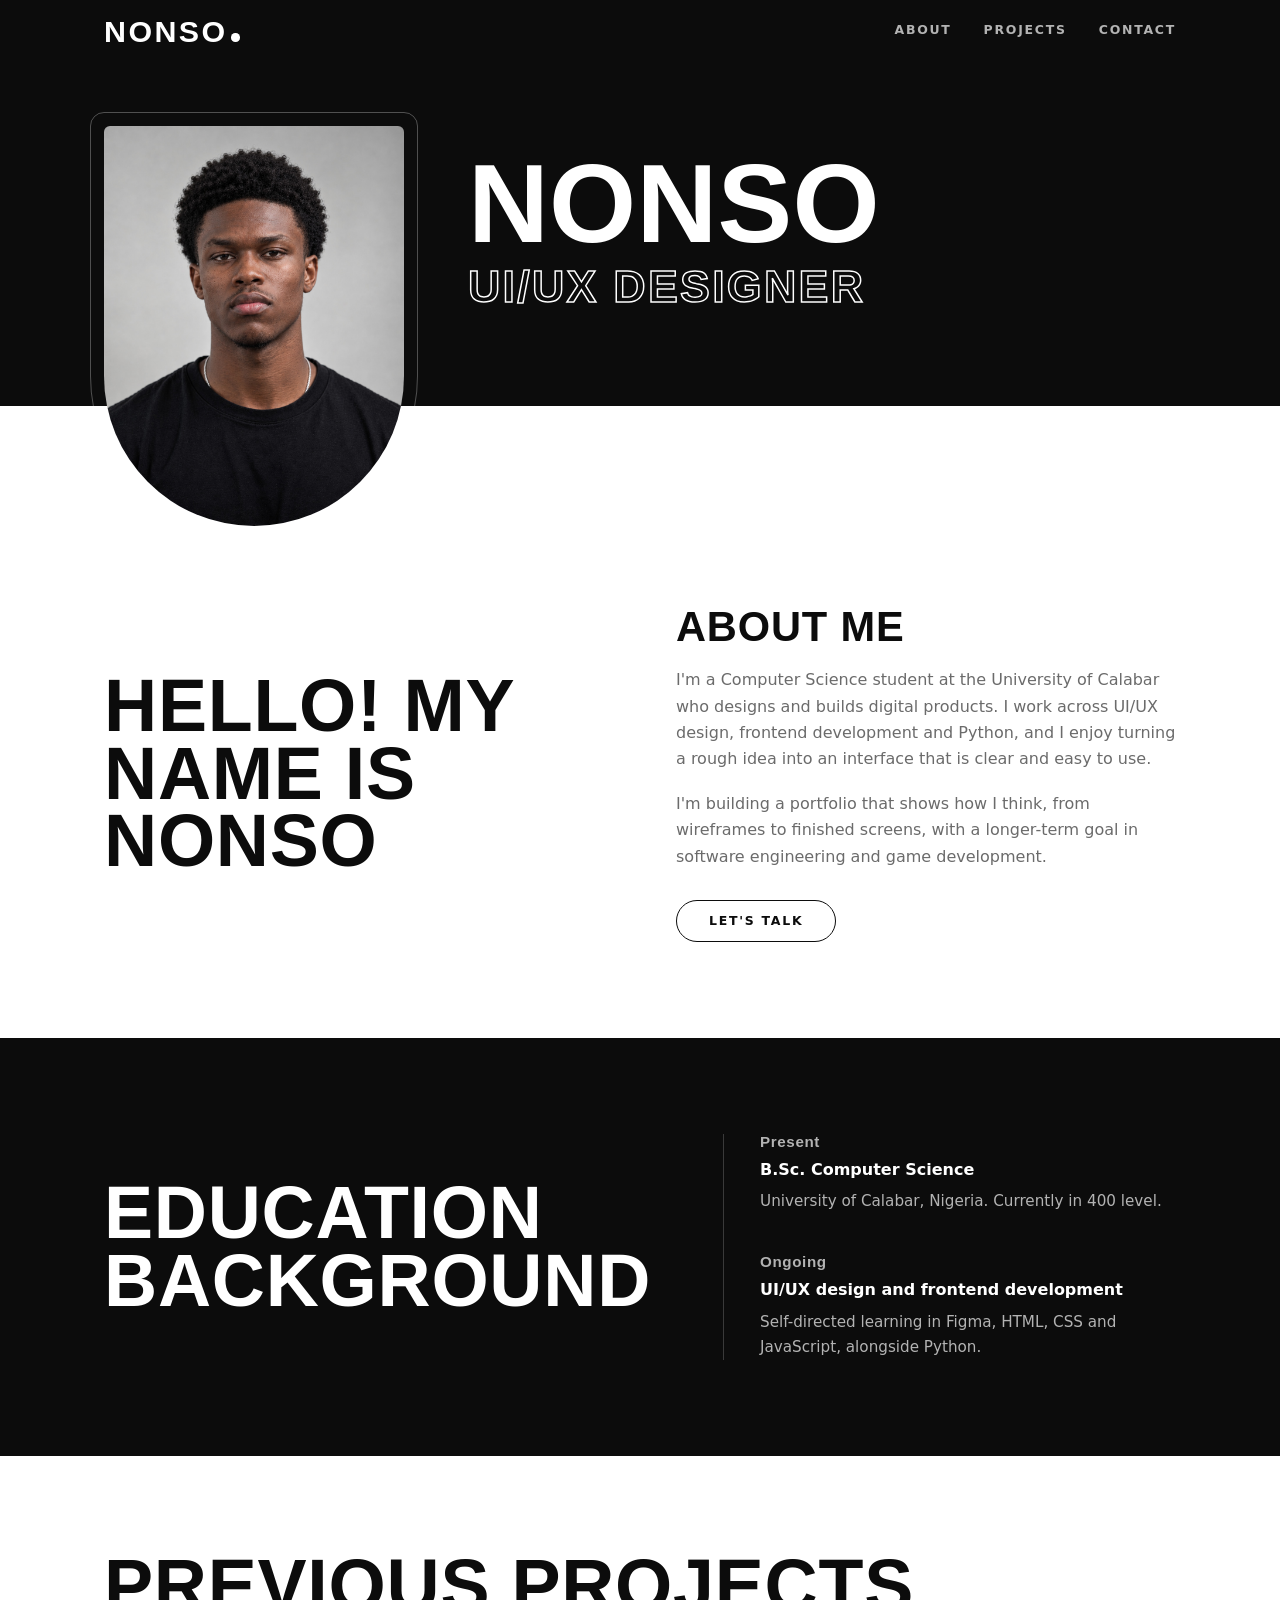
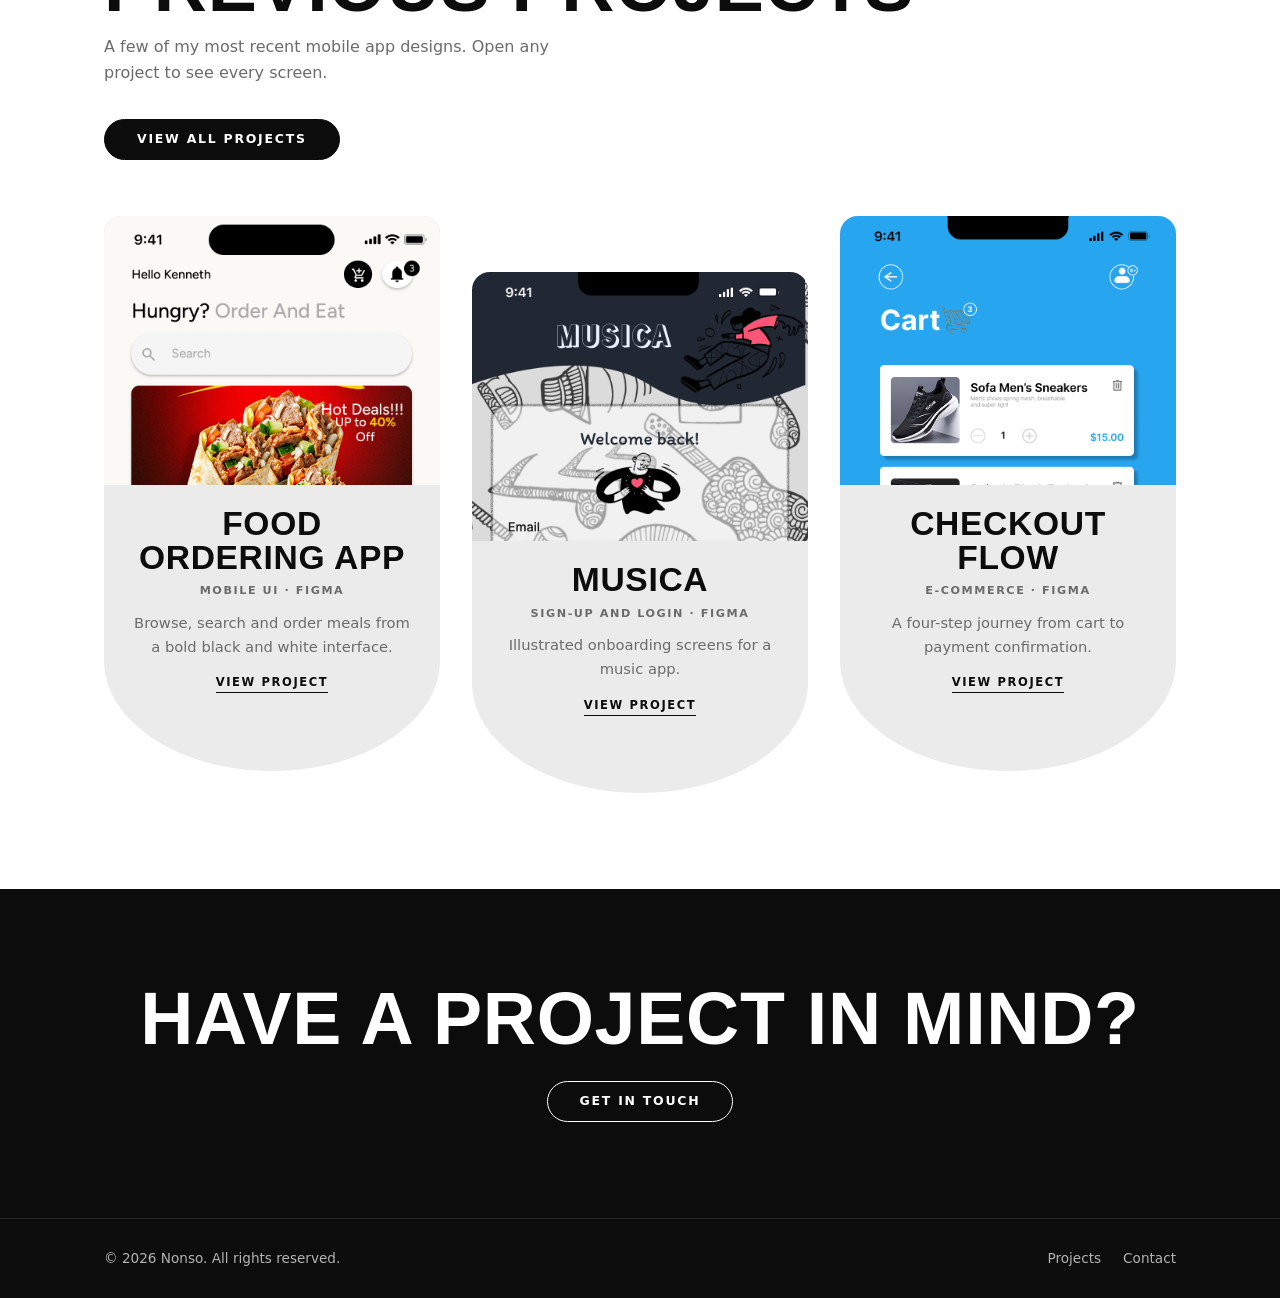
<file: index.html>
<!DOCTYPE html>
<!-- Home page. Top to bottom: header, hero, about, education, projects, call to action, footer. -->
<html lang="en">
<head>
  <meta charset="UTF-8">
  <meta name="viewport" content="width=device-width, initial-scale=1.0">
  <title>Nonso | UI/UX Designer</title>
  <meta name="description" content="Portfolio of Nonso, a UI/UX designer and frontend developer. See my projects and get in touch.">
  <link rel="stylesheet" href="style.css">
</head>
<body>
  <!-- Lets keyboard users skip the menu. Hidden until focused. -->
  <a class="skip-link" href="#main">Skip to content</a>

  <!-- Header: the same on every page. When you add a page, add its link to the nav on each page. -->
  <header class="site-header">
    <div class="header-inner">
      <a href="index.html" class="logo" aria-label="Nonso, home">Nonso<span></span></a>

      <!-- Menu button: phones only. script.js opens and closes the menu. -->
      <button class="nav-toggle" type="button" aria-expanded="false" aria-controls="site-nav" aria-label="Menu">
        <span></span><span></span><span></span>
      </button>

      <nav id="site-nav" class="site-nav" aria-label="Main">
        <a href="#about">About</a>
        <a href="projects.html">Projects</a>
        <a href="contact.html">Contact</a>
      </nav>
    </div>
  </header>

  <main id="main">

    <!-- Hero: photo on the left, name on the right. CSS draws the arch shape and the outlined role text. -->
    <section class="hero">
      <div class="hero-inner">
        <div class="hero-photo">
          <img src="images/profile_pic.jpg" alt="Portrait of Nonso" width="600" height="800">
        </div>

        <h1 class="display">
          <span class="hero-name">Nonso</span>
          <span class="hero-role">UI/UX Designer</span>
        </h1>
      </div>
    </section>

    <!-- About: the id is what the "About" menu link scrolls to. -->
    <section id="about" class="section about">
      <div class="wrap split">
        <h2 class="display">Hello! My name is Nonso</h2>

        <div>
          <h3>About me</h3>
          <p>
            I'm a Computer Science student at the University of Calabar who designs and builds
            digital products. I work across UI/UX design, frontend development and Python,
            and I enjoy turning a rough idea into an interface that is clear and easy to use.
          </p>
          <p>
            I'm building a portfolio that shows how I think, from wireframes to finished screens,
            with a longer-term goal in software engineering and game development.
          </p>
          <a class="btn" href="contact.html">Let's talk</a>
        </div>
      </div>
    </section>

    <!-- Education: to add an entry, copy one <div> inside .timeline. -->
    <section id="education" class="section dark education">
      <div class="wrap split">
        <h2 class="display">Education background</h2>

        <div class="timeline">
          <div>
            <p class="timeline-date">Present</p>
            <h3>B.Sc. Computer Science</h3>
            <p>University of Calabar, Nigeria. Currently in 400 level.</p>
          </div>

          <div>
            <p class="timeline-date">Ongoing</p>
            <h3>UI/UX design and frontend development</h3>
            <p>Self-directed learning in Figma, HTML, CSS and JavaScript, alongside Python.</p>
          </div>
        </div>
      </div>
    </section>

    <!-- Projects: each card links to a project on projects.html.
         The text after the # must match that project's id there. -->
    <section id="projects" class="section">
      <div class="wrap">

        <div class="section-head">
          <div>
            <h2 class="display">Previous projects</h2>
            <p>A few of my most recent mobile app designs. Open any project to see every screen.</p>
          </div>
          <a class="btn btn-solid" href="projects.html">View all projects</a>
        </div>

        <div class="arch-grid">

          <a class="arch-card" href="projects.html#food-app">
            <img src="images/food-app/home-fast-food.png" alt="Home screen of the food ordering app showing a promo banner and menu items" width="430" height="1433" loading="lazy">
            <div class="arch-body">
              <h3>Food Ordering App</h3>
              <p class="arch-tags">Mobile UI · Figma</p>
              <p>Browse, search and order meals from a bold black and white interface.</p>
              <span class="arch-link">View project</span>
            </div>
          </a>

          <a class="arch-card" href="projects.html#musica">
            <img src="images/musica/login.png" alt="Musica login screen with an illustrated instrument pattern background" width="430" height="932" loading="lazy">
            <div class="arch-body">
              <h3>Musica</h3>
              <p class="arch-tags">Sign-up and login · Figma</p>
              <p>Illustrated onboarding screens for a music app.</p>
              <span class="arch-link">View project</span>
            </div>
          </a>

          <a class="arch-card" href="projects.html#checkout">
            <img src="images/checkout/cart.png" alt="Shopping cart screen listing three products with a subtotal and checkout button" width="430" height="932" loading="lazy">
            <div class="arch-body">
              <h3>Checkout Flow</h3>
              <p class="arch-tags">E-commerce · Figma</p>
              <p>A four-step journey from cart to payment confirmation.</p>
              <span class="arch-link">View project</span>
            </div>
          </a>

        </div>
      </div>
    </section>

    <section class="dark cta">
      <div class="wrap">
        <h2 class="display">Have a project in mind?</h2>
        <a class="btn" href="contact.html">Get in touch</a>
      </div>
    </section>

  </main>

  <!-- Footer: script.js fills in the year. -->
  <footer class="site-footer">
    <div class="footer-inner">
      <p>&copy; <span data-year>2026</span> Nonso. All rights reserved.</p>
      <nav class="footer-links" aria-label="Footer">
        <a href="projects.html">Projects</a>
        <a href="contact.html">Contact</a>
      </nav>
    </div>
  </footer>

  <script src="script.js"></script>
</body>
</html>
</file>
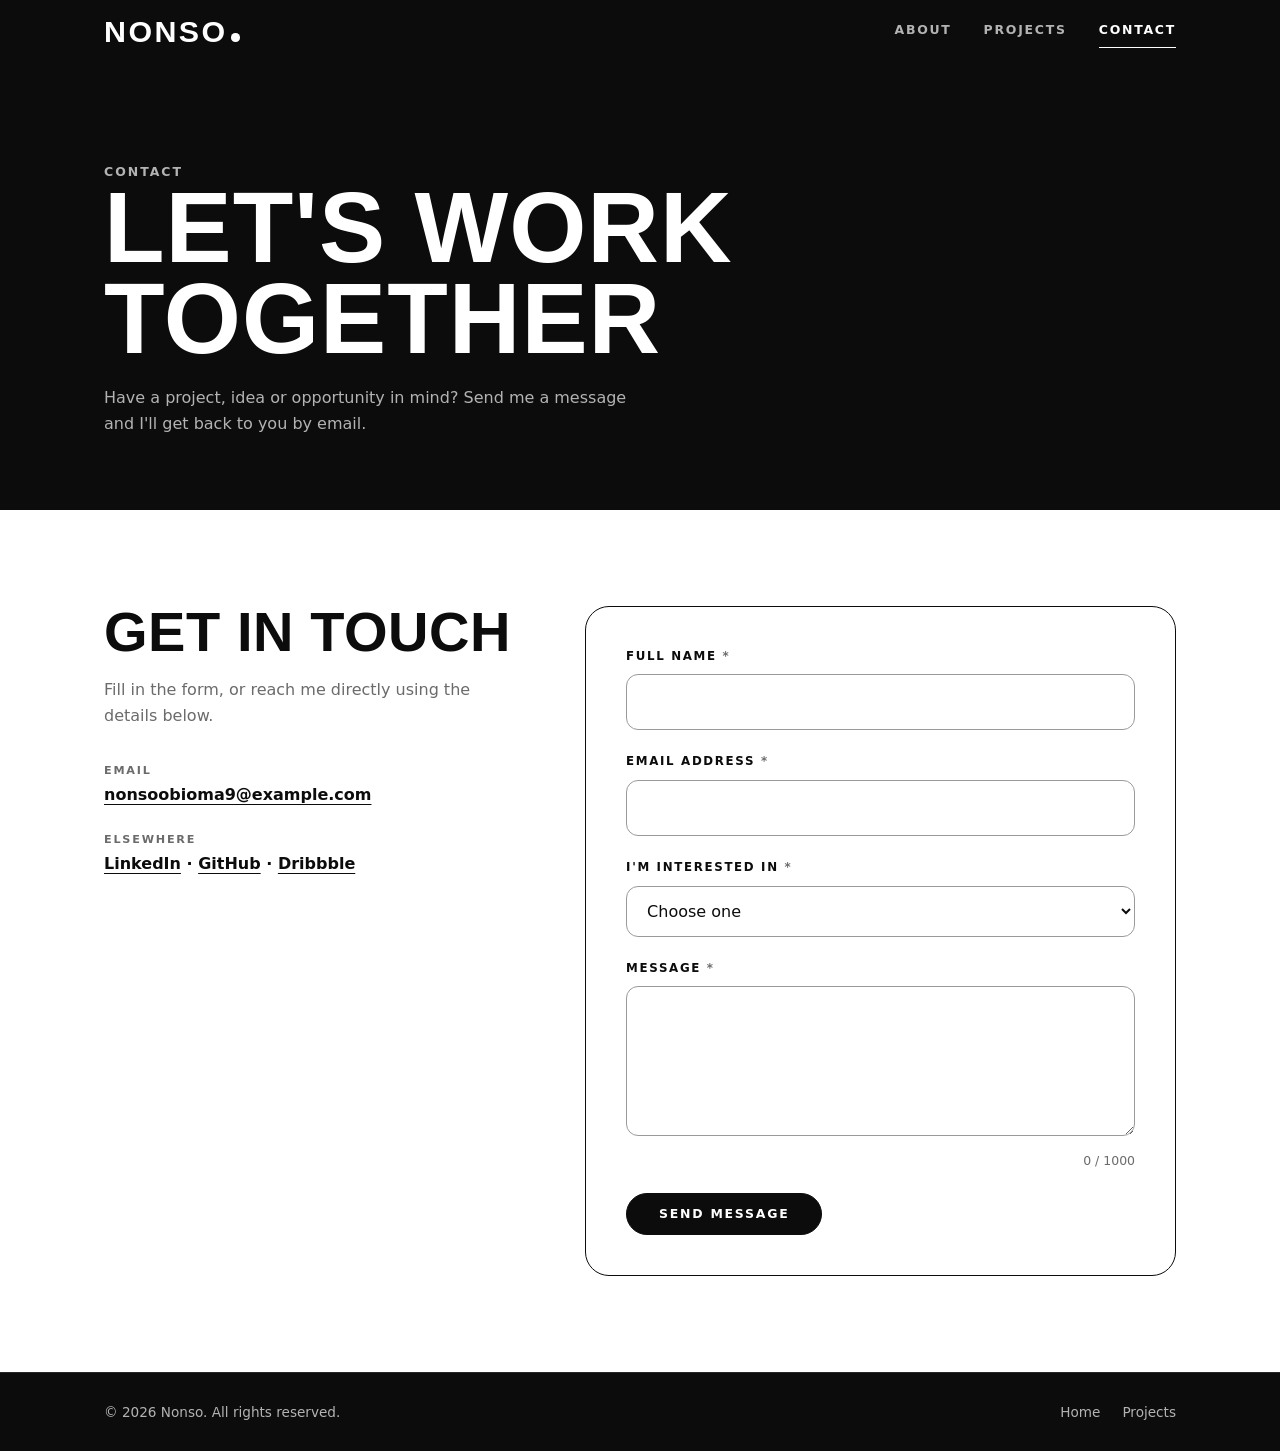
<file: contact.html>
<!DOCTYPE html>
<!-- Contact page. The form is checked by script.js (see "Contact form" at the bottom of that file). -->
<html lang="en">
<head>
  <meta charset="UTF-8">
  <meta name="viewport" content="width=device-width, initial-scale=1.0">
  <title>Contact | Nonso, UI/UX Designer</title>
  <meta name="description" content="Get in touch with Nonso about a UI/UX design project or opportunity.">
  <link rel="stylesheet" href="style.css">
</head>
<body>
  <a class="skip-link" href="#main">Skip to content</a>

  <header class="site-header">
    <div class="header-inner">
      <a href="index.html" class="logo" aria-label="Nonso, home">Nonso<span></span></a>

      <button class="nav-toggle" type="button" aria-expanded="false" aria-controls="site-nav" aria-label="Menu">
        <span></span><span></span><span></span>
      </button>

      <nav id="site-nav" class="site-nav" aria-label="Main">
        <a href="index.html#about">About</a>
        <a href="projects.html">Projects</a>
        <a href="contact.html" aria-current="page">Contact</a>
      </nav>
    </div>
  </header>

  <main id="main">

    <section class="page-hero">
      <div class="wrap">
        <p class="eyebrow">Contact</p>
        <h1 class="display">Let's work together</h1>
        <p>Have a project, idea or opportunity in mind? Send me a message and I'll get back to you by email.</p>
      </div>
    </section>

    <section class="section">
      <div class="wrap contact-grid">

        <div class="contact-info">
          <h2 class="display">Get in touch</h2>
          <p>Fill in the form, or reach me directly using the details below.</p>

          <dl class="contact-list">
            <div>
              <dt>Email</dt>
              <!-- TODO: replace the example address in BOTH places (the href and the visible text).
                   script.js reads the visible text to know where to send messages. -->
              <dd><a id="email-link" href="mailto:nonsoobioma9@example.com">nonsoobioma9@example.com</a></dd>
            </div>
            <div>
              <dt>Elsewhere</dt>
              <dd><a href="https://www.linkedin.com/in/obioma-nonso-48b29925a">LinkedIn</a> · <a href="https://github.com/asapnoni">GitHub</a> · <a href="https://dribbble.com/obioma-nonso">Dribbble</a></dd>
            </div>
          </dl>
        </div>

        <div class="form-card">

          <!-- novalidate: script.js shows its own inline errors instead of the browser's pop-ups.
               data-endpoint: leave empty to open the visitor's email app on send. To receive messages
               directly, paste a Formspree or Web3Forms URL here (see README).
               The checking rules come from the attributes on each field: required, type, minlength. -->
          <form id="contact-form" novalidate data-endpoint="">

            <!-- Each field has an empty error <p> below it that script.js fills in when the field is invalid. -->
            <div class="field">
              <label for="name">Full name <span class="req">*</span></label>
              <input type="text" id="name" name="name" autocomplete="name" required minlength="2" aria-describedby="name-error">
              <p class="field-error" id="name-error"></p>
            </div>

            <div class="field">
              <label for="email">Email address <span class="req">*</span></label>
              <input type="email" id="email" name="email" autocomplete="email" required aria-describedby="email-error">
              <p class="field-error" id="email-error"></p>
            </div>

            <!-- The first option has an empty value, which counts as "nothing chosen". -->
            <div class="field">
              <label for="interest">I'm interested in <span class="req">*</span></label>
              <select id="interest" name="interest" required aria-describedby="interest-error">
                <option value="">Choose one</option>
                <option>UI/UX design</option>
                <option>Frontend development</option>
                <option>Something else</option>
              </select>
              <p class="field-error" id="interest-error"></p>
            </div>

            <div class="field">
              <label for="message">Message <span class="req">*</span></label>
              <textarea id="message" name="message" required minlength="20" maxlength="1000" aria-describedby="message-error"></textarea>
              <div class="field-foot">
                <p class="field-error" id="message-error"></p>
                <p class="counter" id="message-counter" aria-hidden="true">0 / 1000</p>
              </div>
            </div>

            <div class="form-actions">
              <button class="btn btn-solid" type="submit">Send message</button>
              <!-- Only used to report a failed send. -->
              <p class="form-status" id="form-status" role="status" aria-live="polite"></p>
            </div>

          </form>

          <!-- Replaces the form after a successful send. -->
          <div class="form-success" id="form-success" tabindex="-1" hidden>
            <div class="tick" aria-hidden="true">&#10003;</div>
            <h3>Message ready</h3>
            <p id="success-text"></p>
            <button class="btn" type="button" id="send-another">Send another message</button>
          </div>

        </div>

      </div>
    </section>

  </main>

  <footer class="site-footer">
    <div class="footer-inner">
      <p>&copy; <span data-year>2026</span> Nonso. All rights reserved.</p>
      <nav class="footer-links" aria-label="Footer">
        <a href="index.html">Home</a>
        <a href="projects.html">Projects</a>
      </nav>
    </div>
  </footer>

  <script src="script.js"></script>
</body>
</html>
</file>
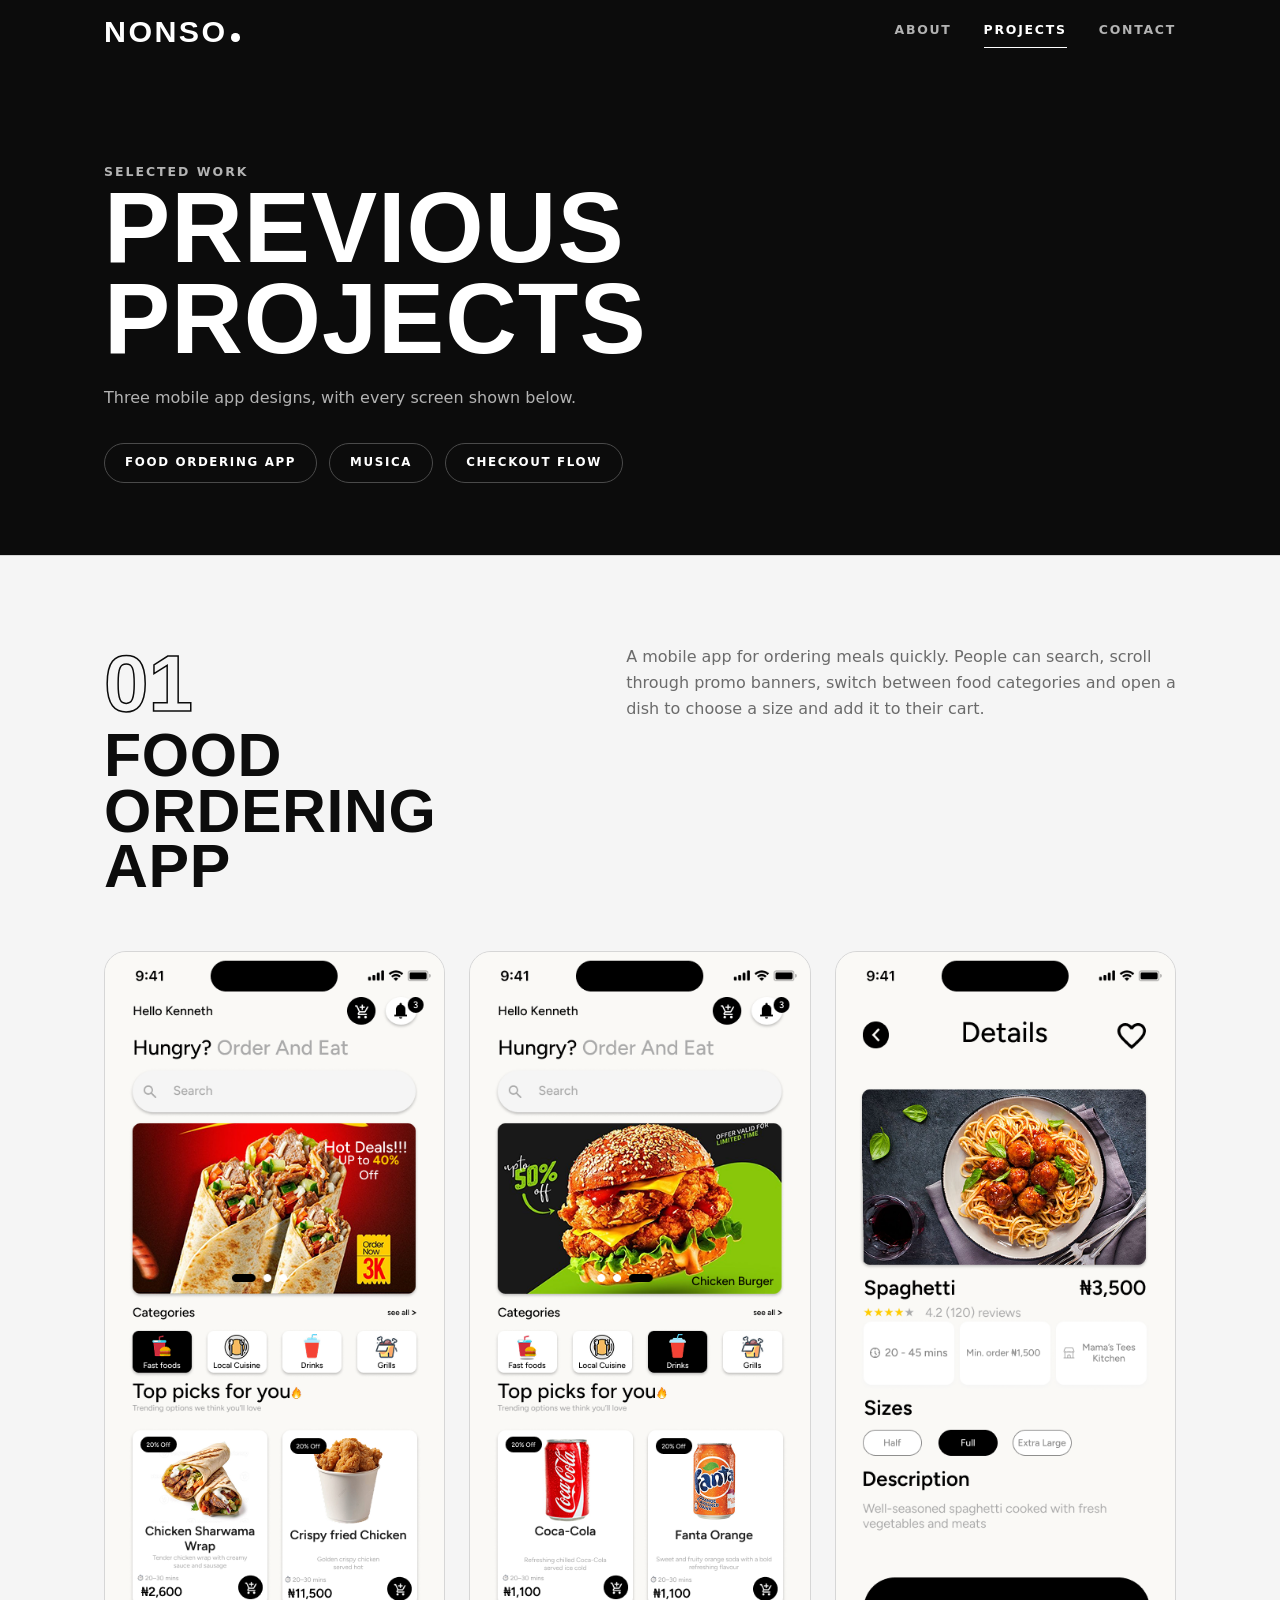
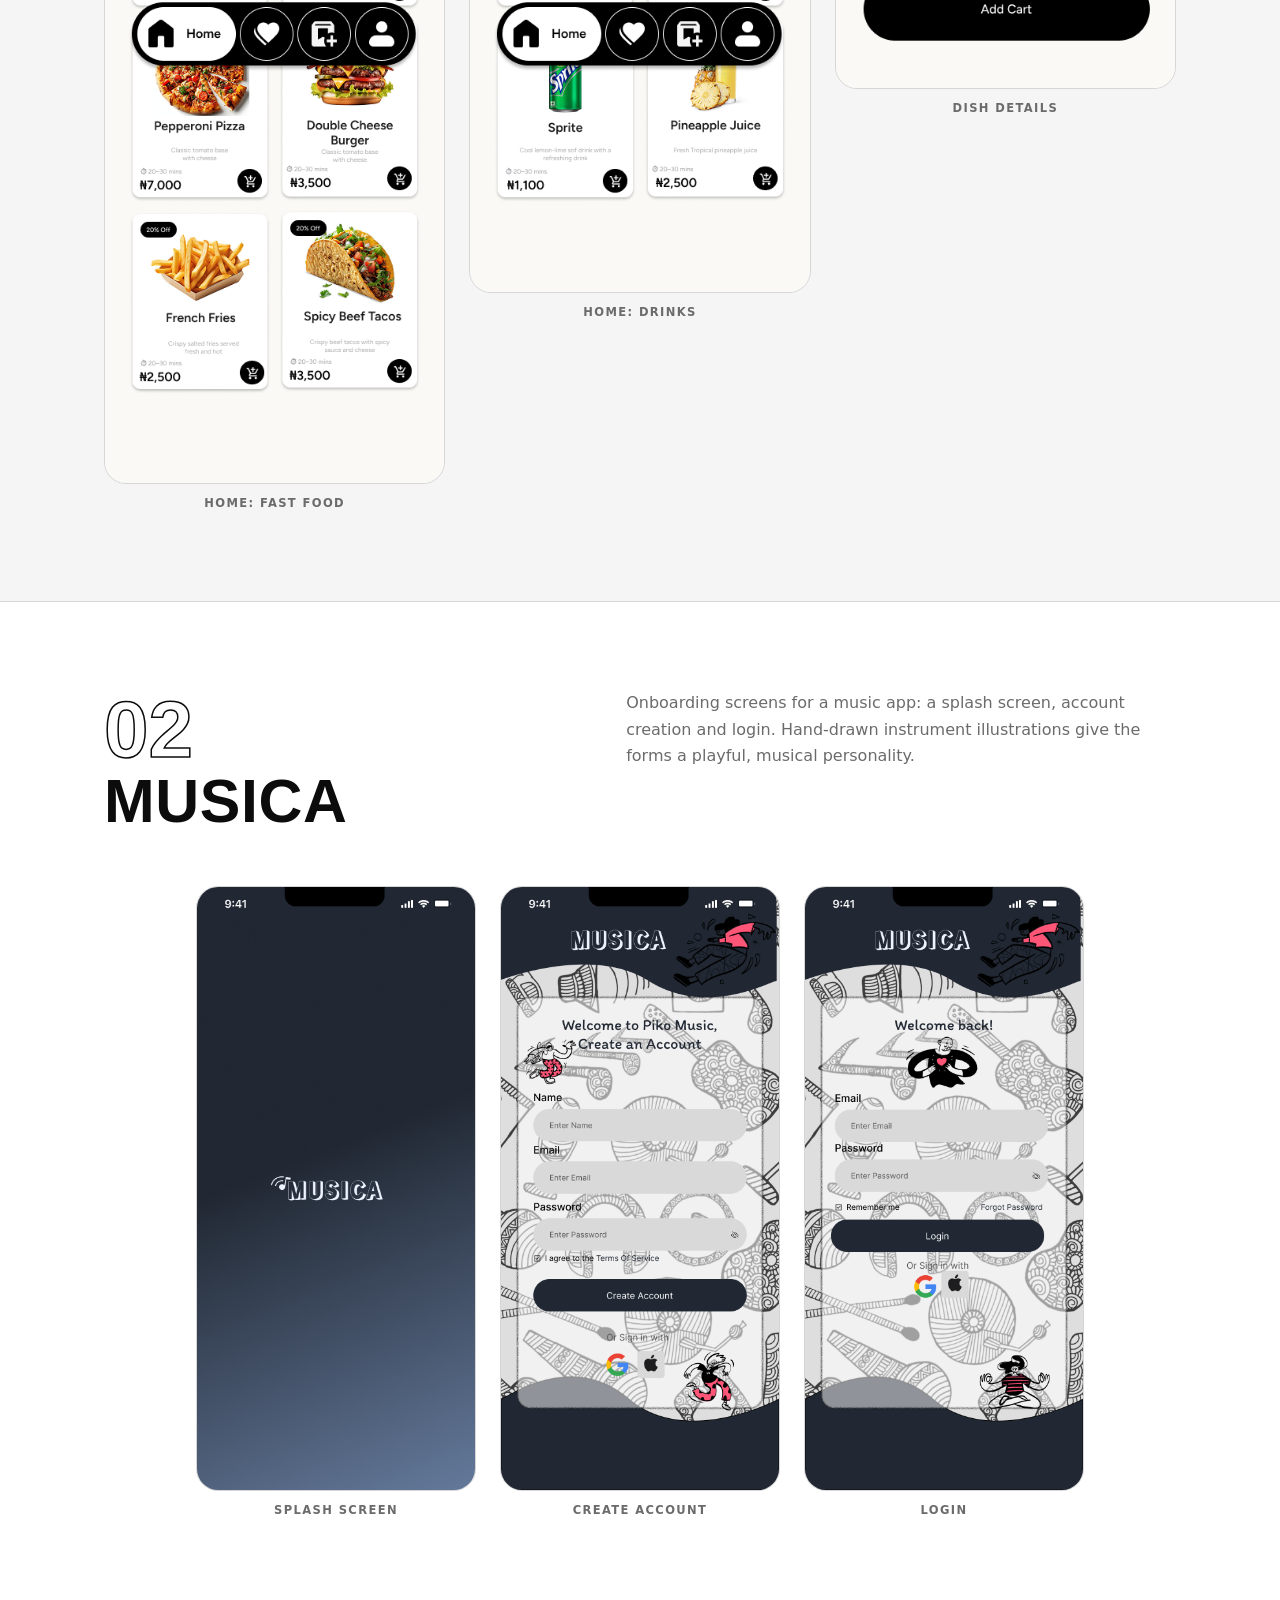
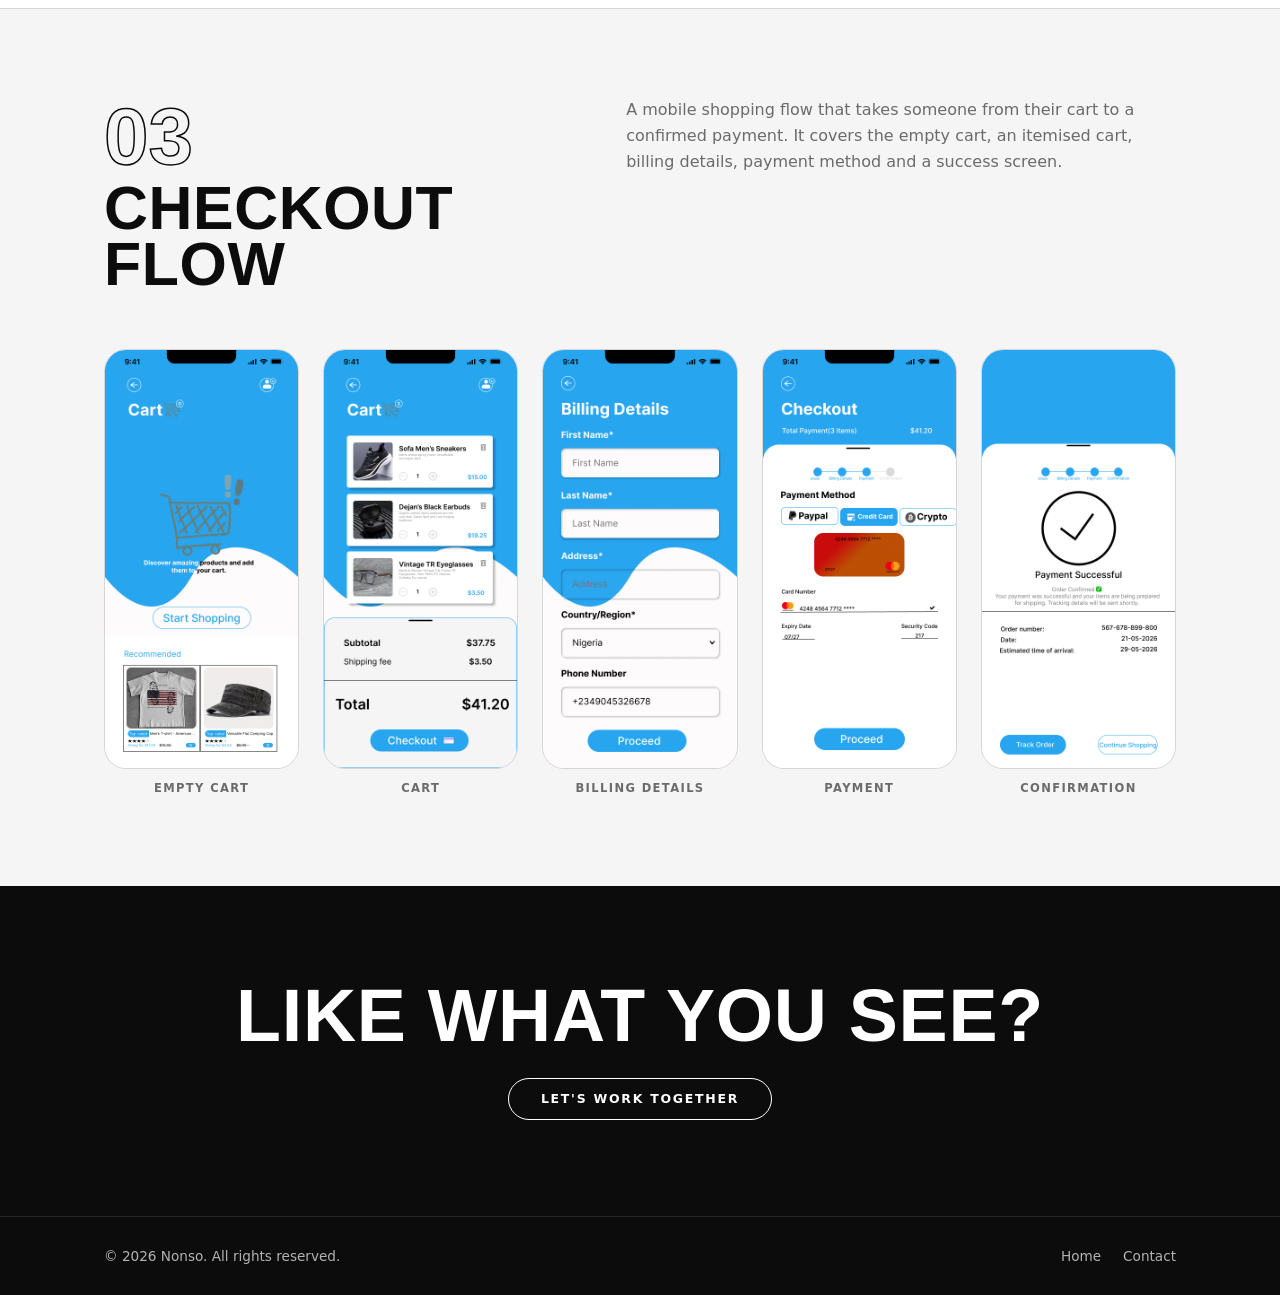
<file: projects.html>
<!DOCTYPE html>
<!-- Projects page.
     To add a project: copy a whole <section class="project">, give it a new id, change the text and
     images, add a matching link in the "pills" nav, and add a card on index.html
     (href="projects.html#your-id"). -->
<html lang="en">
<head>
  <meta charset="UTF-8">
  <meta name="viewport" content="width=device-width, initial-scale=1.0">
  <title>Projects | Nonso, UI/UX Designer</title>
  <meta name="description" content="Mobile app designs by Nonso: a food ordering app, Musica sign-up and login, and a checkout flow.">
  <link rel="stylesheet" href="style.css">
</head>
<body>
  <a class="skip-link" href="#main">Skip to content</a>

  <!-- aria-current="page" highlights the link for the page you are on. -->
  <header class="site-header">
    <div class="header-inner">
      <a href="index.html" class="logo" aria-label="Nonso, home">Nonso<span></span></a>

      <button class="nav-toggle" type="button" aria-expanded="false" aria-controls="site-nav" aria-label="Menu">
        <span></span><span></span><span></span>
      </button>

      <nav id="site-nav" class="site-nav" aria-label="Main">
        <a href="index.html#about">About</a>
        <a href="projects.html" aria-current="page">Projects</a>
        <a href="contact.html">Contact</a>
      </nav>
    </div>
  </header>

  <main id="main">

    <section class="page-hero">
      <div class="wrap">
        <p class="eyebrow">Selected work</p>
        <h1 class="display">Previous projects</h1>
        <p>Three mobile app designs, with every screen shown below.</p>

        <!-- Jump links. Each href must match a project id below. -->
        <nav class="pills" aria-label="Jump to a project">
          <a href="#food-app">Food Ordering App</a>
          <a href="#musica">Musica</a>
          <a href="#checkout">Checkout Flow</a>
        </nav>
      </div>
    </section>

    <!-- Project 1: Food Ordering App.
         Gallery classes: gallery-3 (3 columns), gallery-narrow (3 narrow, centred), gallery-5 (5 columns). -->
    <section class="project" id="food-app" aria-labelledby="food-title">
      <div class="wrap">

        <div class="project-head">
          <div>
            <p class="project-num" aria-hidden="true">01</p>
            <h2 class="display" id="food-title">Food Ordering App</h2>
          </div>
          <div class="project-copy">
            <p>
              A mobile app for ordering meals quickly. People can search, scroll through promo
              banners, switch between food categories and open a dish to choose a size and add it to their cart.
            </p>
          </div>
        </div>

        <div class="gallery gallery-3">

          <figure>
            <img src="images/food-app/home-fast-food.png" alt="Food app home screen with a shawarma promo banner, category cards and a grid of top picks" width="430" height="1433" loading="lazy">
            <figcaption>Home: fast food</figcaption>
          </figure>

          <figure>
            <img src="images/food-app/home-drinks.png" alt="Food app home screen with the drinks category selected, showing sodas and juice" width="430" height="1191" loading="lazy">
            <figcaption>Home: drinks</figcaption>
          </figure>

          <figure>
            <img src="images/food-app/details.png" alt="Dish details screen for spaghetti with rating, size options and an Add Cart button" width="430" height="932" loading="lazy">
            <figcaption>Dish details</figcaption>
          </figure>

        </div>
      </div>
    </section>

    <!-- Project 2: Musica -->
    <section class="project" id="musica" aria-labelledby="musica-title">
      <div class="wrap">

        <div class="project-head">
          <div>
            <p class="project-num" aria-hidden="true">02</p>
            <h2 class="display" id="musica-title">Musica</h2>
          </div>
          <div class="project-copy">
            <p>
              Onboarding screens for a music app: a splash screen, account creation and login.
              Hand-drawn instrument illustrations give the forms a playful, musical personality.
            </p>
          </div>
        </div>

        <div class="gallery gallery-narrow">

          <figure>
            <img src="images/musica/splash.png" alt="Musica splash screen with the logo on a dark blue gradient" width="430" height="932" loading="lazy">
            <figcaption>Splash screen</figcaption>
          </figure>

          <figure>
            <img src="images/musica/sign-up.png" alt="Musica create account screen with name, email and password fields and social sign-in buttons" width="430" height="932" loading="lazy">
            <figcaption>Create account</figcaption>
          </figure>

          <figure>
            <img src="images/musica/login.png" alt="Musica login screen with email and password fields, remember me and a Login button" width="430" height="932" loading="lazy">
            <figcaption>Login</figcaption>
          </figure>

        </div>
      </div>
    </section>

    <!-- Project 3: Checkout Flow (screens in the order a shopper sees them) -->
    <section class="project" id="checkout" aria-labelledby="checkout-title">
      <div class="wrap">

        <div class="project-head">
          <div>
            <p class="project-num" aria-hidden="true">03</p>
            <h2 class="display" id="checkout-title">Checkout Flow</h2>
          </div>
          <div class="project-copy">
            <p>
              A mobile shopping flow that takes someone from their cart to a confirmed payment.
              It covers the empty cart, an itemised cart, billing details, payment method and a success screen.
            </p>
          </div>
        </div>

        <div class="gallery gallery-5">

          <figure>
            <img src="images/checkout/cart-empty.png" alt="Empty cart screen with a Start Shopping button and recommended products" width="430" height="932" loading="lazy">
            <figcaption>Empty cart</figcaption>
          </figure>

          <figure>
            <img src="images/checkout/cart.png" alt="Cart screen listing sneakers, earbuds and eyeglasses with subtotal, shipping fee and total" width="430" height="932" loading="lazy">
            <figcaption>Cart</figcaption>
          </figure>

          <figure>
            <img src="images/checkout/billing.png" alt="Billing details form with name, address, country and phone number fields" width="430" height="932" loading="lazy">
            <figcaption>Billing details</figcaption>
          </figure>

          <figure>
            <img src="images/checkout/payment.png" alt="Checkout screen with PayPal, credit card and crypto options and a card preview" width="430" height="932" loading="lazy">
            <figcaption>Payment</figcaption>
          </figure>

          <figure>
            <img src="images/checkout/success.png" alt="Payment successful screen with a check mark, order number and Track Order button" width="430" height="932" loading="lazy">
            <figcaption>Confirmation</figcaption>
          </figure>

        </div>
      </div>
    </section>

    <section class="dark cta">
      <div class="wrap">
        <h2 class="display">Like what you see?</h2>
        <a class="btn" href="contact.html">Let's work together</a>
      </div>
    </section>

  </main>

  <footer class="site-footer">
    <div class="footer-inner">
      <p>&copy; <span data-year>2026</span> Nonso. All rights reserved.</p>
      <nav class="footer-links" aria-label="Footer">
        <a href="index.html">Home</a>
        <a href="contact.html">Contact</a>
      </nav>
    </div>
  </footer>

  <script src="script.js"></script>
</body>
</html>
</file>
<file: style.css>
/* Nonso's portfolio: black and white theme.

   Colours, fonts and the content width are variables in :root below, so you can
   restyle the whole site from there.

   Sections, in order: variables, reset, shared pieces (headings, buttons), header,
   section helpers, hero, about, education, project cards, call to action, footer,
   page banner, projects page, contact page, responsive rules, reduced motion. */


/* ---------- Variables ---------- */
:root {
  --black: #0c0c0c;        /* dark sections, buttons, text */
  --white: #ffffff;
  --paper: #f5f5f5;        /* light grey: alternate project blocks */
  --mist: #ebebeb;         /* light grey: project card background */
  --line: #d6d6d6;         /* dividers and borders */
  --grey: #6b6b6b;         /* secondary text on white */
  --grey-light: #b3b3b3;   /* secondary text on black */
  --error: #c0182d;        /* form errors only */

  /* No font files: the browser uses the first font in each list that the device has. */
  --display: "Arial Narrow", Arial, sans-serif;                 /* headings */
  --body: system-ui, "Segoe UI", Roboto, Arial, sans-serif;     /* paragraphs */

  --wrap: 1120px;          /* maximum content width */
}


/* ---------- Reset and base ---------- */

/* Width includes padding and border, so sizes behave predictably. */
*,
*::before,
*::after { box-sizing: border-box; }

html { scroll-behavior: smooth; }

body {
  margin: 0;
  font-family: var(--body);
  color: var(--black);
  background: var(--white);
  line-height: 1.65;
  -webkit-font-smoothing: antialiased;
}

/* Remove the browser's default gaps, bullets and blue links. */
img { display: block; max-width: 100%; height: auto; }
h1, h2, h3, p, ul, dl, figure { margin: 0; }
ul { padding: 0; list-style: none; }
a { color: inherit; }

/* The outline shown when someone tabs through the page. */
:focus-visible { outline: 2px solid currentColor; outline-offset: 4px; }

/* Centres content and stops it getting too wide on big screens. */
.wrap { max-width: var(--wrap); margin: 0 auto; padding: 0 24px; }

/* Hidden off-screen until a keyboard user focuses it. */
.skip-link {
  position: absolute;
  left: 16px;
  top: -60px;
  z-index: 100;
  background: var(--white);
  color: var(--black);
  padding: 10px 16px;
  border-radius: 8px;
}
.skip-link:focus { top: 12px; }


/* ---------- Shared pieces ---------- */

/* Big, tall, uppercase heading style. */
.display {
  font-family: var(--display);
  text-transform: uppercase;
  line-height: 0.92;
  letter-spacing: 0.01em;
}

/* One size for every big home-page section heading (smaller sizes are in the responsive rules). */
.about h2,
.education h2,
.section-head h2,
.cta h2 { font-size: 4.6rem; }

/* Tiny label above a heading. */
.eyebrow {
  font-size: 0.78rem;
  font-weight: 600;
  letter-spacing: 0.16em;
  text-transform: uppercase;
  color: var(--grey);
}
.dark .eyebrow,
.hero .eyebrow { color: var(--grey-light); }

/* Pill button, outlined by default. Add "btn-solid" for a filled one. */
.btn {
  display: inline-block;
  padding: 0.85rem 2rem;
  border: 1.5px solid currentColor;   /* matches the text colour */
  border-radius: 999px;
  font-family: var(--body);
  font-size: 0.78rem;
  font-weight: 600;
  line-height: 1;
  letter-spacing: 0.14em;
  text-transform: uppercase;
  text-decoration: none;
  background: transparent;
  color: inherit;
  cursor: pointer;
  transition: background 0.2s, color 0.2s, transform 0.2s;
}
.btn:hover { background: var(--black); color: var(--white); border-color: var(--black); transform: translateY(-2px); }
/* On black backgrounds the hover fills with white instead. */
.dark .btn:hover,
.hero .btn:hover { background: var(--white); color: var(--black); border-color: var(--white); }
.btn-solid { background: var(--black); color: var(--white); border-color: var(--black); }
.btn-solid:hover { background: transparent; color: var(--black); }
/* While the form is sending. */
.btn[disabled] { opacity: 0.55; cursor: progress; transform: none; }


/* ---------- Header and menu ---------- */

/* Stays at the top while scrolling. z-index keeps it above the content. */
.site-header {
  position: sticky;
  top: 0;
  z-index: 50;
  background: var(--black);
  color: var(--white);
}

.header-inner {
  max-width: var(--wrap);
  margin: 0 auto;
  padding: 14px 24px;
  display: flex;
  align-items: center;
  justify-content: space-between;
}

.logo {
  font-family: var(--display);
  font-weight: 700;
  font-size: 1.9rem;
  line-height: 1;
  letter-spacing: 0.08em;
  text-transform: uppercase;
  text-decoration: none;
}
/* The dot after the name is an empty <span> drawn as a circle. */
.logo span { display: inline-block; width: 0.28em; height: 0.28em; margin-left: 0.12em; border-radius: 50%; background: currentColor; }

.site-nav { display: flex; gap: 32px; }
.site-nav a {
  font-size: 0.78rem;
  font-weight: 600;
  letter-spacing: 0.14em;
  text-transform: uppercase;
  text-decoration: none;
  color: var(--grey-light);
  padding: 6px 0;
  border-bottom: 1.5px solid transparent;   /* invisible until hover, so nothing shifts */
  transition: color 0.2s, border-color 0.2s;
}
/* Hovered link, and the link for the current page (aria-current="page" in the HTML). */
.site-nav a:hover,
.site-nav a[aria-current="page"] { color: var(--white); border-color: var(--white); }

/* Three-line menu button. Hidden on desktop, shown on phones. */
.nav-toggle {
  display: none;
  width: 44px;
  height: 44px;
  padding: 0;
  background: none;
  border: 0;
  color: inherit;
  cursor: pointer;
}
.nav-toggle span {
  display: block;
  width: 24px;
  height: 2px;
  margin: 5px auto;
  background: currentColor;
  transition: transform 0.25s, opacity 0.25s;
}
/* Open menu: the three lines turn into an X. */
.nav-toggle[aria-expanded="true"] span:nth-child(1) { transform: translateY(7px) rotate(45deg); }
.nav-toggle[aria-expanded="true"] span:nth-child(2) { opacity: 0; }
.nav-toggle[aria-expanded="true"] span:nth-child(3) { transform: translateY(-7px) rotate(-45deg); }


/* ---------- Section helpers ---------- */

/* scroll-margin keeps anchor targets clear of the sticky header. */
.section { padding: 96px 0; scroll-margin-top: 70px; }
.dark { background: var(--black); color: var(--white); }
.paper { background: var(--paper); }

/* Two equal columns. They stack on tablets and phones. */
.split {
  display: grid;
  grid-template-columns: 1fr 1fr;
  gap: 72px;
  align-items: center;
}


/* ---------- Home: hero ---------- */

/* Photo on the left, name on the right. The photo hangs down over the About section. */
.hero {
  background: var(--black);
  color: var(--white);
  padding-top: 64px;
  position: relative;
  z-index: 2;      /* keeps the hanging photo above the next section */
}

/* "auto" = as wide as the photo, "1fr" = all the remaining space. */
.hero-inner {
  max-width: var(--wrap);
  margin: 0 auto;
  padding: 0 24px;
  display: grid;
  grid-template-columns: auto 1fr;
  align-items: center;
  gap: 64px;
}

.hero-photo {
  position: relative;
  width: 300px;
  margin-bottom: -120px;     /* negative margin pulls the photo down over the next section */
}
.hero-photo img {
  width: 100%;
  aspect-ratio: 3 / 4;
  object-fit: cover;         /* crops to fill the shape without stretching */
  background: #d9d9d9;
  border-radius: 6px 6px 150px 150px;   /* big bottom corners make the arch */
}
/* Decorative ring: a box 14px bigger than the photo on every side. */
.hero-photo::after {
  content: "";
  position: absolute;
  top: -14px;
  right: -14px;
  bottom: -14px;
  left: -14px;
  border: 1.5px solid rgba(255, 255, 255, 0.28);
  border-radius: 14px 14px 164px 164px;   /* photo radius (150px) + the 14px gap */
  pointer-events: none;                    /* never blocks clicks */
}

.hero h1 { padding-bottom: 72px; }   /* balances the photo overhang */
.hero-name {
  display: block;
  font-size: 7rem;
}
.hero-role {
  display: block;
  margin-top: 10px;
  font-size: 2.8rem;
  color: transparent;                       /* transparent fill + white stroke = outlined text */
  -webkit-text-stroke: 1.5px var(--white);
  letter-spacing: 0.05em;
}


/* ---------- Home: about ---------- */

.about { padding-top: 200px; }   /* room for the hanging hero photo */

.about h3,
.section-title-sm {
  font-family: var(--display);
  font-size: 2.6rem;
  line-height: 1;
  letter-spacing: 0.02em;
  text-transform: uppercase;
  margin-bottom: 20px;
}
.about p { color: var(--grey); margin-bottom: 18px; max-width: 520px; }
.about .btn { margin-top: 12px; }


/* ---------- Home: education ---------- */

/* The vertical line is the left border of the list. */
.timeline { border-left: 1px solid #3a3a3a; padding-left: 36px; display: grid; gap: 40px; }
.timeline-date { font-family: var(--display); font-weight: 700; font-size: 2.1rem; line-height: 1; letter-spacing: 0.04em; margin-bottom: 8px; }
.timeline h3 { font-size: 1rem; font-weight: 600; margin-bottom: 6px; }
.timeline p { color: var(--grey-light); font-size: 0.95rem; max-width: 440px; }


/* ---------- Home: project cards ---------- */

.section-head { display: flex; justify-content: space-between; align-items: flex-end; gap: 32px; flex-wrap: wrap; margin-bottom: 56px; }
.section-head p { color: var(--grey); max-width: 460px; margin-top: 14px; }

.arch-grid {
  display: grid;
  grid-template-columns: 1fr 1fr 1fr;
  gap: 32px;
  align-items: start;
}

/* The arch: small rounded top corners, and a bottom curve 50% of the width across and 110px tall. */
.arch-card {
  display: flex;
  flex-direction: column;
  text-align: center;
  text-decoration: none;
  background: var(--mist);
  border-radius: 18px 18px 50% 50% / 18px 18px 110px 110px;
  overflow: hidden;       /* clips the image to the curve */
  transition: transform 0.3s, box-shadow 0.3s;
}
.arch-card:hover { transform: translateY(-8px); box-shadow: 0 22px 40px rgba(0, 0, 0, 0.16); }

/* Tall screenshots are cropped from the top. */
.arch-card img { width: 100%; aspect-ratio: 5 / 4; object-fit: cover; object-position: top; background: #ddd; }

/* The big bottom padding leaves room for the curve. */
.arch-body { padding: 22px 28px 76px; }
.arch-body h3 { font-family: var(--display); font-size: 2.1rem; line-height: 1; letter-spacing: 0.02em; text-transform: uppercase; }
.arch-body p { font-size: 0.92rem; color: var(--grey); }
.arch-body .arch-tags { margin: 8px 0 10px; font-size: 0.7rem; font-weight: 600; letter-spacing: 0.14em; text-transform: uppercase; }
.arch-link { display: inline-block; margin-top: 14px; font-size: 0.72rem; font-weight: 600; letter-spacing: 0.14em; text-transform: uppercase; border-bottom: 1.5px solid currentColor; }


/* ---------- Call to action ---------- */

.cta { text-align: center; padding: 96px 0; }
.cta h2 { margin-bottom: 28px; }


/* ---------- Footer ---------- */

.site-footer { background: var(--black); color: var(--grey-light); border-top: 1px solid #262626; font-size: 0.85rem; }
.footer-inner { max-width: var(--wrap); margin: 0 auto; padding: 28px 24px; display: flex; justify-content: space-between; align-items: center; gap: 16px; flex-wrap: wrap; }
.footer-links { display: flex; gap: 22px; }
.footer-links a { text-decoration: none; }
.footer-links a:hover { color: var(--white); }


/* ---------- Page banner (Projects and Contact pages) ---------- */

.page-hero { background: var(--black); color: var(--white); padding: 80px 0 72px; }
.page-hero h1 { font-size: 6.2rem; }
.page-hero p { margin-top: 20px; max-width: 540px; color: var(--grey-light); }

/* Jump buttons under the Projects title. */
.pills { display: flex; flex-wrap: wrap; gap: 12px; margin-top: 32px; }
.pills a {
  padding: 9px 20px;
  border: 1.5px solid #4a4a4a;
  border-radius: 999px;
  font-size: 0.74rem;
  font-weight: 600;
  letter-spacing: 0.14em;
  text-transform: uppercase;
  text-decoration: none;
  color: var(--white);
  transition: background 0.2s, color 0.2s;
}
.pills a:hover { background: var(--white); color: var(--black); }


/* ---------- Projects page ---------- */

.project { padding: 88px 0; scroll-margin-top: 60px; border-top: 1px solid var(--line); }
/* Alternate backgrounds: projects 1 and 3 are light grey, project 2 stays white. */
#food-app,
#checkout { background: var(--paper); }

/* Title on the left, description on the right. */
.project-head { display: grid; grid-template-columns: 1fr 1.2fr; gap: 64px; margin-bottom: 56px; }

.project-num { font-family: var(--display); font-weight: 700; font-size: 5rem; line-height: 1; color: transparent; -webkit-text-stroke: 1.5px var(--black); }
.project h2 { font-size: 3.8rem; margin-top: 4px; }
.project-copy p { color: var(--grey); max-width: 600px; }

/* The second class in projects.html sets the columns. */
.gallery { display: grid; gap: 24px; align-items: start; }
.gallery-3 { grid-template-columns: 1fr 1fr 1fr; }
.gallery-narrow { grid-template-columns: 280px 280px 280px; justify-content: center; }
.gallery-5 { grid-template-columns: 1fr 1fr 1fr 1fr 1fr; }
.gallery figure { display: grid; gap: 10px; }
.gallery img { width: 100%; border-radius: 22px; border: 1px solid var(--line); background: var(--mist); }
.gallery figcaption { font-size: 0.72rem; font-weight: 600; letter-spacing: 0.12em; text-transform: uppercase; color: var(--grey); text-align: center; }


/* ---------- Contact page ---------- */

.contact-grid { display: grid; grid-template-columns: 0.9fr 1.3fr; gap: 72px; align-items: start; }

.contact-info h2 { font-size: 3.5rem; margin-bottom: 20px; }
.contact-info > p { color: var(--grey); max-width: 380px; margin-bottom: 32px; }
.contact-list { display: grid; gap: 22px; }
.contact-list dt { font-size: 0.7rem; font-weight: 600; letter-spacing: 0.16em; text-transform: uppercase; color: var(--grey); }
.contact-list dd { margin: 2px 0 0; font-weight: 600; }
.contact-list a { text-underline-offset: 4px; }

.form-card { border: 1.5px solid var(--black); border-radius: 24px; padding: 40px; }

/* One field = label + input + error message. */
.field { margin-bottom: 22px; }
.field label { display: block; margin-bottom: 8px; font-size: 0.74rem; font-weight: 600; letter-spacing: 0.14em; text-transform: uppercase; }
.field label .req { color: var(--grey); }

.field input,
.field select,
.field textarea {
  width: 100%;
  padding: 14px 16px;
  font-family: inherit;   /* form controls ignore the page font unless told to copy it */
  font-size: 1rem;
  line-height: inherit;
  color: var(--black);
  background: var(--white);
  border: 1.5px solid #9a9a9a;
  border-radius: 12px;
  transition: border-color 0.2s, box-shadow 0.2s;
}
.field textarea { min-height: 150px; resize: vertical; }

.field input:focus,
.field select:focus,
.field textarea:focus { outline: none; border-color: var(--black); box-shadow: 0 0 0 3px rgba(0, 0, 0, 0.14); }

/* script.js adds "invalid" to a .field when its value is wrong. */
.field.invalid input,
.field.invalid select,
.field.invalid textarea { border-color: var(--error); }
.field.invalid input:focus,
.field.invalid select:focus,
.field.invalid textarea:focus { box-shadow: 0 0 0 3px rgba(192, 24, 45, 0.2); }

/* Empty until script.js writes a message into it. */
.field-error { min-height: 0; margin-top: 6px; font-size: 0.84rem; color: var(--error); }
.field-error:not(:empty)::before { content: "! "; font-weight: 600; }

/* Under the message box: error on the left, character counter on the right. */
.field-foot { display: flex; justify-content: space-between; gap: 12px; }
.counter { margin-top: 6px; font-size: 0.78rem; color: var(--grey); white-space: nowrap; }

.form-actions { display: flex; align-items: center; gap: 20px; flex-wrap: wrap; margin-top: 8px; }
.form-status { font-size: 0.9rem; font-weight: 600; color: var(--error); }

/* Shown instead of the form after a successful send. */
.form-success { text-align: center; padding: 24px 0; }
.form-success[hidden] { display: none; }
.tick { width: 72px; height: 72px; margin: 0 auto 20px; display: flex; align-items: center; justify-content: center; border: 2px solid var(--black); border-radius: 50%; font-size: 2rem; line-height: 1; }
.form-success h3 { font-family: var(--display); font-size: 2.6rem; line-height: 1; text-transform: uppercase; margin-bottom: 12px; }
.form-success p { color: var(--grey); max-width: 440px; margin: 0 auto 24px; }


/* ---------- Responsive rules ----------
   A media query applies only when the screen matches. Later rules override earlier ones. */

/* Tablet and phone: 860px and narrower. */
@media (max-width: 860px) {
  .section { padding: 72px 0; }

  .about h2,
  .education h2,
  .section-head h2,
  .cta h2 { font-size: 3.4rem; }
  .page-hero h1 { font-size: 4.6rem; }
  .project h2 { font-size: 3.1rem; }
  .contact-info h2 { font-size: 3rem; }
  .hero-name { font-size: 5.5rem; }
  .hero-role { font-size: 2.2rem; }

  .arch-grid { grid-template-columns: 1fr 1fr; }
  .gallery-3,
  .gallery-narrow,
  .gallery-5 { grid-template-columns: 1fr 1fr 1fr; }

  /* Two-column layouts become one column. */
  .split,
  .project-head,
  .contact-grid { grid-template-columns: 1fr; gap: 40px; }

  /* Hero stacks and centres. "order" puts the name (1) above the photo (2). */
  .hero { padding-top: 48px; }
  .hero-inner { grid-template-columns: 1fr; justify-items: center; text-align: center; gap: 36px; }
  .hero h1 { order: 1; padding-bottom: 0; }
  .hero-photo { order: 2; width: 240px; margin-bottom: -90px; }
  .about { padding-top: 130px; }

  .form-card { padding: 28px 22px; }
}

/* Desktop only: 861px and wider. */
@media (min-width: 861px) {
  /* Drops the middle project card lower for a staggered look. */
  .arch-grid .arch-card:nth-child(2) { margin-top: 56px; }
}

/* Phone: 720px and narrower. The menu collapses into the three-line button. */
@media (max-width: 720px) {
  .nav-toggle { display: block; }

  .about h2,
  .education h2,
  .section-head h2,
  .cta h2 { font-size: 2.7rem; }
  .page-hero h1 { font-size: 3.2rem; }
  .project h2 { font-size: 2.6rem; }
  .contact-info h2 { font-size: 2.5rem; }
  .hero-name { font-size: 4rem; }
  .hero-role { font-size: 1.6rem; }

  .gallery-3,
  .gallery-narrow,
  .gallery-5 { grid-template-columns: 1fr 1fr; }

  /* The menu becomes a dropdown under the header. script.js adds "open" to show it. */
  .site-nav {
    position: absolute;
    top: 100%;
    left: 0;
    right: 0;
    display: none;
    flex-direction: column;
    gap: 0;
    padding: 8px 24px 20px;
    background: var(--black);
    border-top: 1px solid #262626;
  }
  .site-nav.open { display: flex; }
  .site-nav a { padding: 14px 0; border-bottom: 1px solid #262626; }
}

/* Small phone: 560px and narrower. Everything in one column. */
@media (max-width: 560px) {
  .arch-grid,
  .gallery-3,
  .gallery-5 { grid-template-columns: 1fr; }
  .gallery-narrow { grid-template-columns: 1fr; max-width: 280px; margin: 0 auto; }
}


/* ---------- Reduced motion ---------- */

/* For visitors who turned on "reduce motion" in their device settings. */
@media (prefers-reduced-motion: reduce) {
  html { scroll-behavior: auto; }
  *, *::before, *::after { transition: none !important; animation: none !important; }
}
</file>
